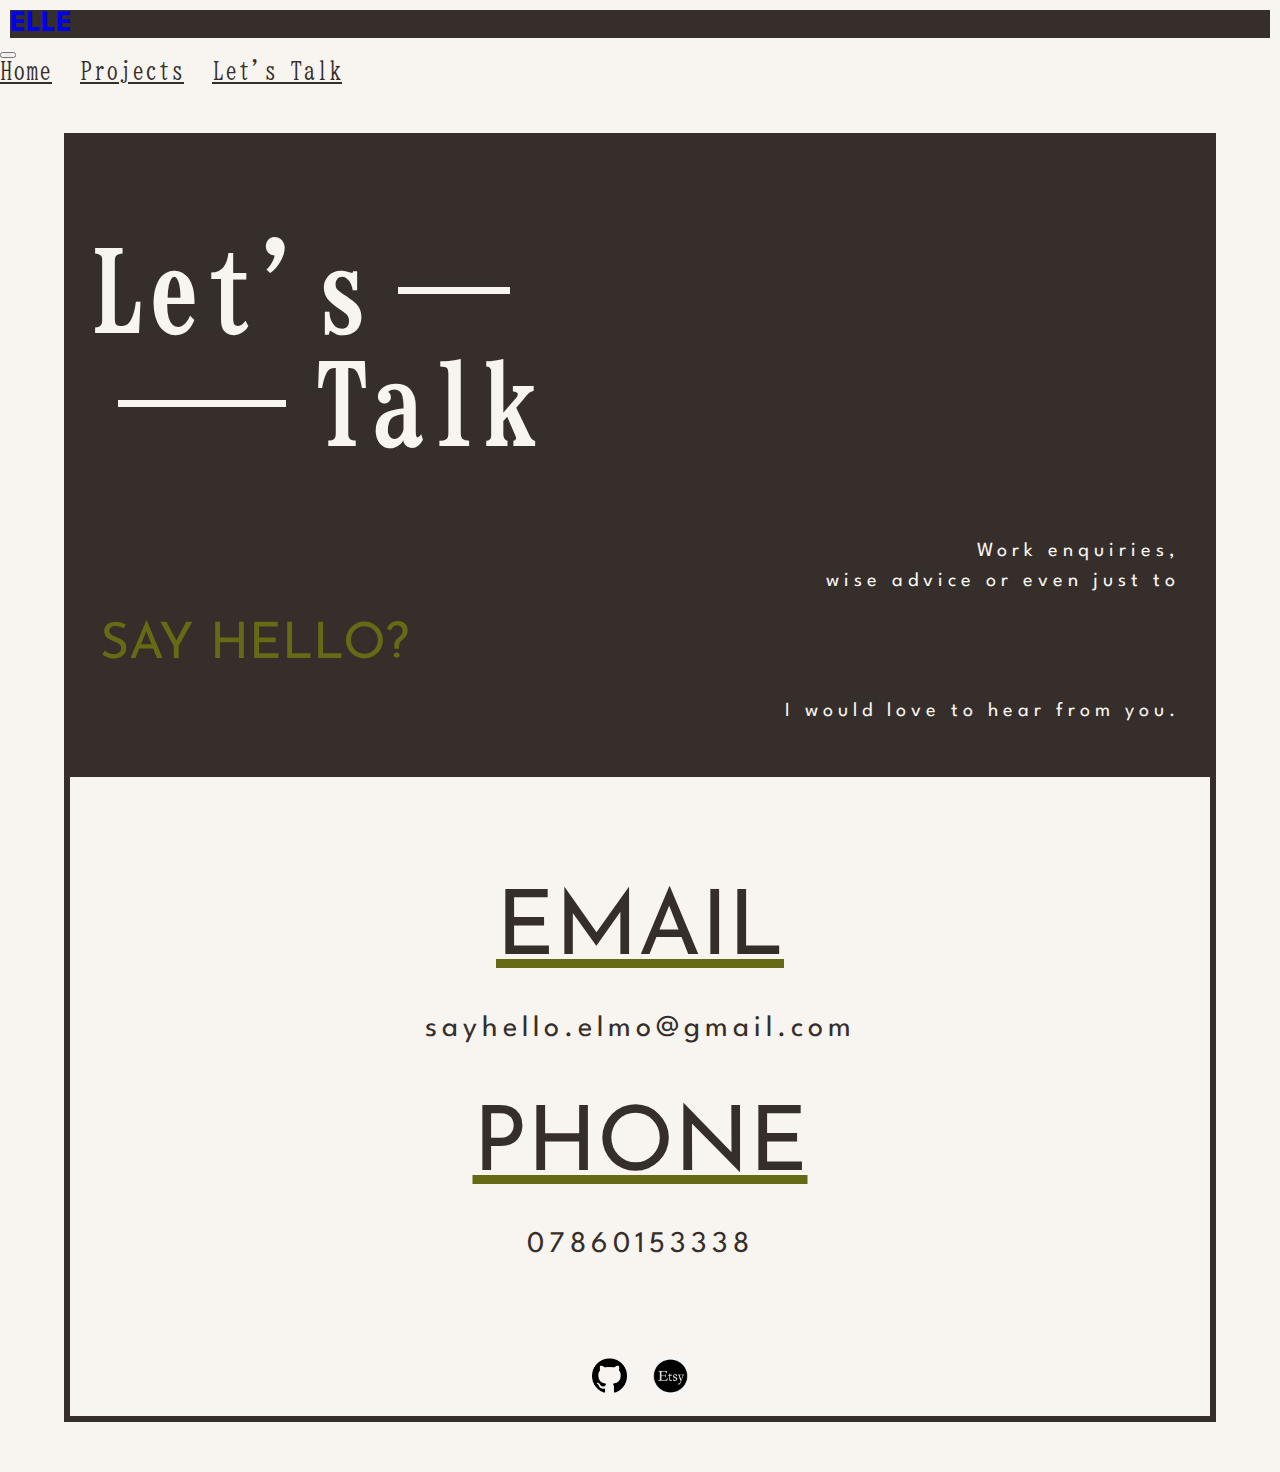
<file: contact.html>
<!DOCTYPE html>
<html lang="en">
  <head>
    <meta charset="UTF-8" />
    <meta http-equiv="X-UA-Compatible" content="IE=edge" />
    <meta name="viewport" content="width=device-width, initial-scale=1.0" />
    <meta
      name="Let's Talk! Work enquiries, Wise advise or even just to say hello? Contact me. '"
      content="Learn about who I am, my current work, and everything in between"
    />
    <link
      href="https://fonts.googleapis.com/css2?family=League+Spartan&display=swap"
      rel="stylesheet"
    />
    <link
      href="https://fonts.googleapis.com/css2?family=BIZ+UDMincho&display=swap"
      rel="stylesheet"
    />
    <link
      href="https://fonts.googleapis.com/css2?family=Josefin+Sans:wght@700&display=swap"
      rel="stylesheet"
    />
    <link
      href="https://cdn.jsdelivr.net/npm/bootstrap@5.2.2/dist/css/bootstrap.min.css"
      rel="stylesheet"
      integrity="sha384-Zenh87qX5JnK2Jl0vWa8Ck2rdkQ2Bzep5IDxbcnCeuOxjzrPF/et3URy9Bv1WTRi"
      crossorigin="anonymous"
    />
    <title>Contact Me</title>
    <link rel="stylesheet" href="css/style.css" />
  </head>
  <body>
    <nav class="navbar navbar-expand-lg">
      <div class="container-fluid">
        <div class="navbar-brand">
          <a class="text-white p-2 brand" href="index.html" title="Take Me Home"
            >Elle</a
          >
        </div>
        <button
          class="navbar-toggler"
          type="button"
          data-bs-toggle="collapse"
          data-bs-target="#navbarNavAltMarkup"
          aria-controls="navbarNavAltMarkup"
          aria-expanded="false"
          aria-label="Toggle navigation"
        >
          <span class="navbar-toggler-icon border-dark"></span>
        </button>
        <div class="collapse navbar-collapse" id="navbarNavAltMarkup">
          <div class="navbar-nav text-center">
            <a class="nav-link" aria-current="page" href="index.html">Home</a>
            <a class="nav-link" href="projects.html">Projects</a>
            <a class="nav-link" href="contact.html">Let's Talk</a>
          </div>
        </div>
      </div>
    </nav>
    <div class="contact-page-background">
      <div class="container contact-page">
        <div class="lets-talk">
          <h1>
            <div>Let's<span class="line">——</span></div>
            <div><span class="line">———</span>Talk</div>
          </h1>
          <div class="contact-text text-end">
            <p>Work enquiries, <br />wise advice or even just to</p>
            <div class="say-hello">Say Hello?</div>
            <p class="hear-from">I would love to hear from you.</p>
          </div>
        </div>

        <section class="contact-details">
          <div class="contact-head email">Email</div>
          <div class="contact">
            <p>
              <a href="mailto:sayhello.elmo@gmail.com"
                >sayhello.elmo@gmail.com</a
              >
            </p>
          </div>
          <div class="contact-head phone">Phone</div>
          <div class="contact"><p>07860153338</p></div>
          <div class="logos">
            <a href="https://github.com/EllmoGriff" target="_blank">
              <img src="images/github.png" alt="Github logo" id="logo"
            /></a>
            <a href="https://www.etsy.com/uk/shop/ellyea/" target="_blank">
              <img src="images/etsy.png" alt="Etsy logo" id="logo"
            /></a>
          </div>
        </section>
      </div>
    </div>
    <script
      src="https://cdn.jsdelivr.net/npm/bootstrap@5.2.2/dist/js/bootstrap.min.js"
      integrity="sha384-IDwe1+LCz02ROU9k972gdyvl+AESN10+x7tBKgc9I5HFtuNz0wWnPclzo6p9vxnk"
      crossorigin="anonymous"
    ></script>
  </body>
</html>
</file>
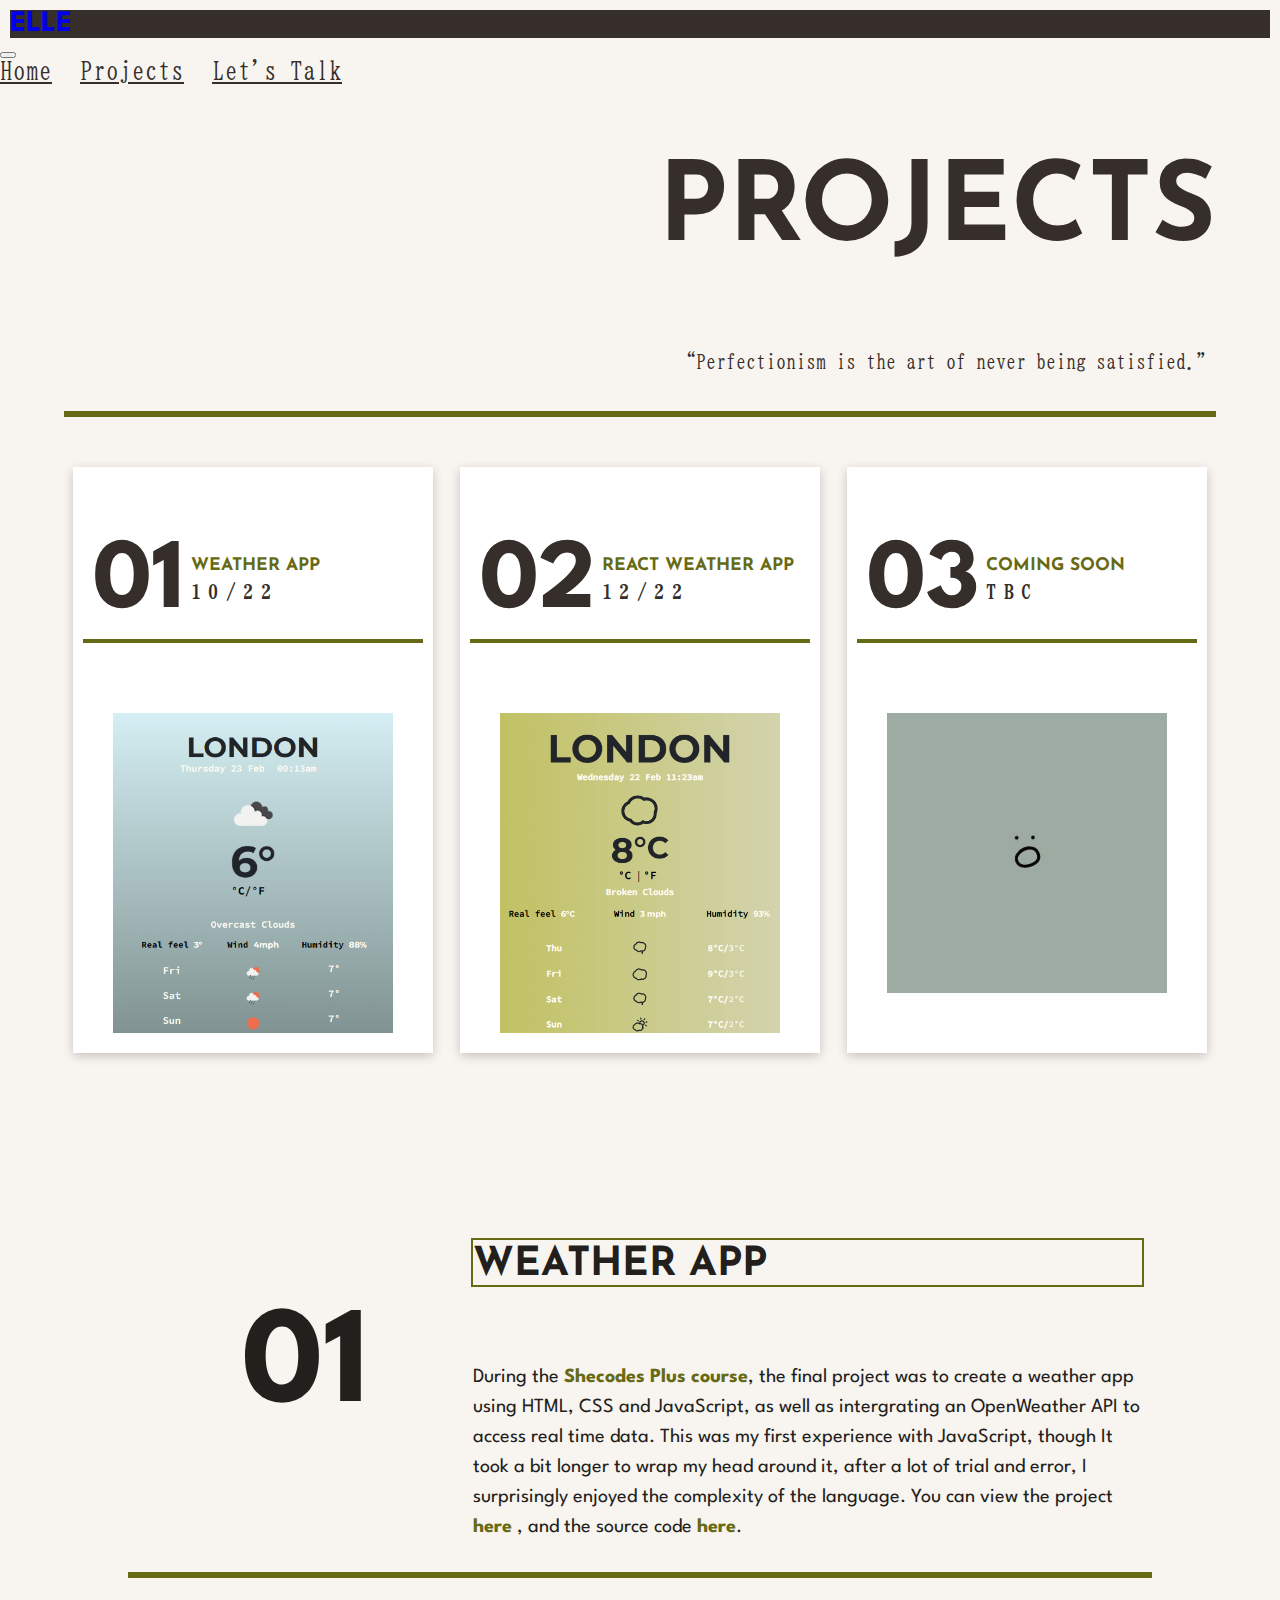
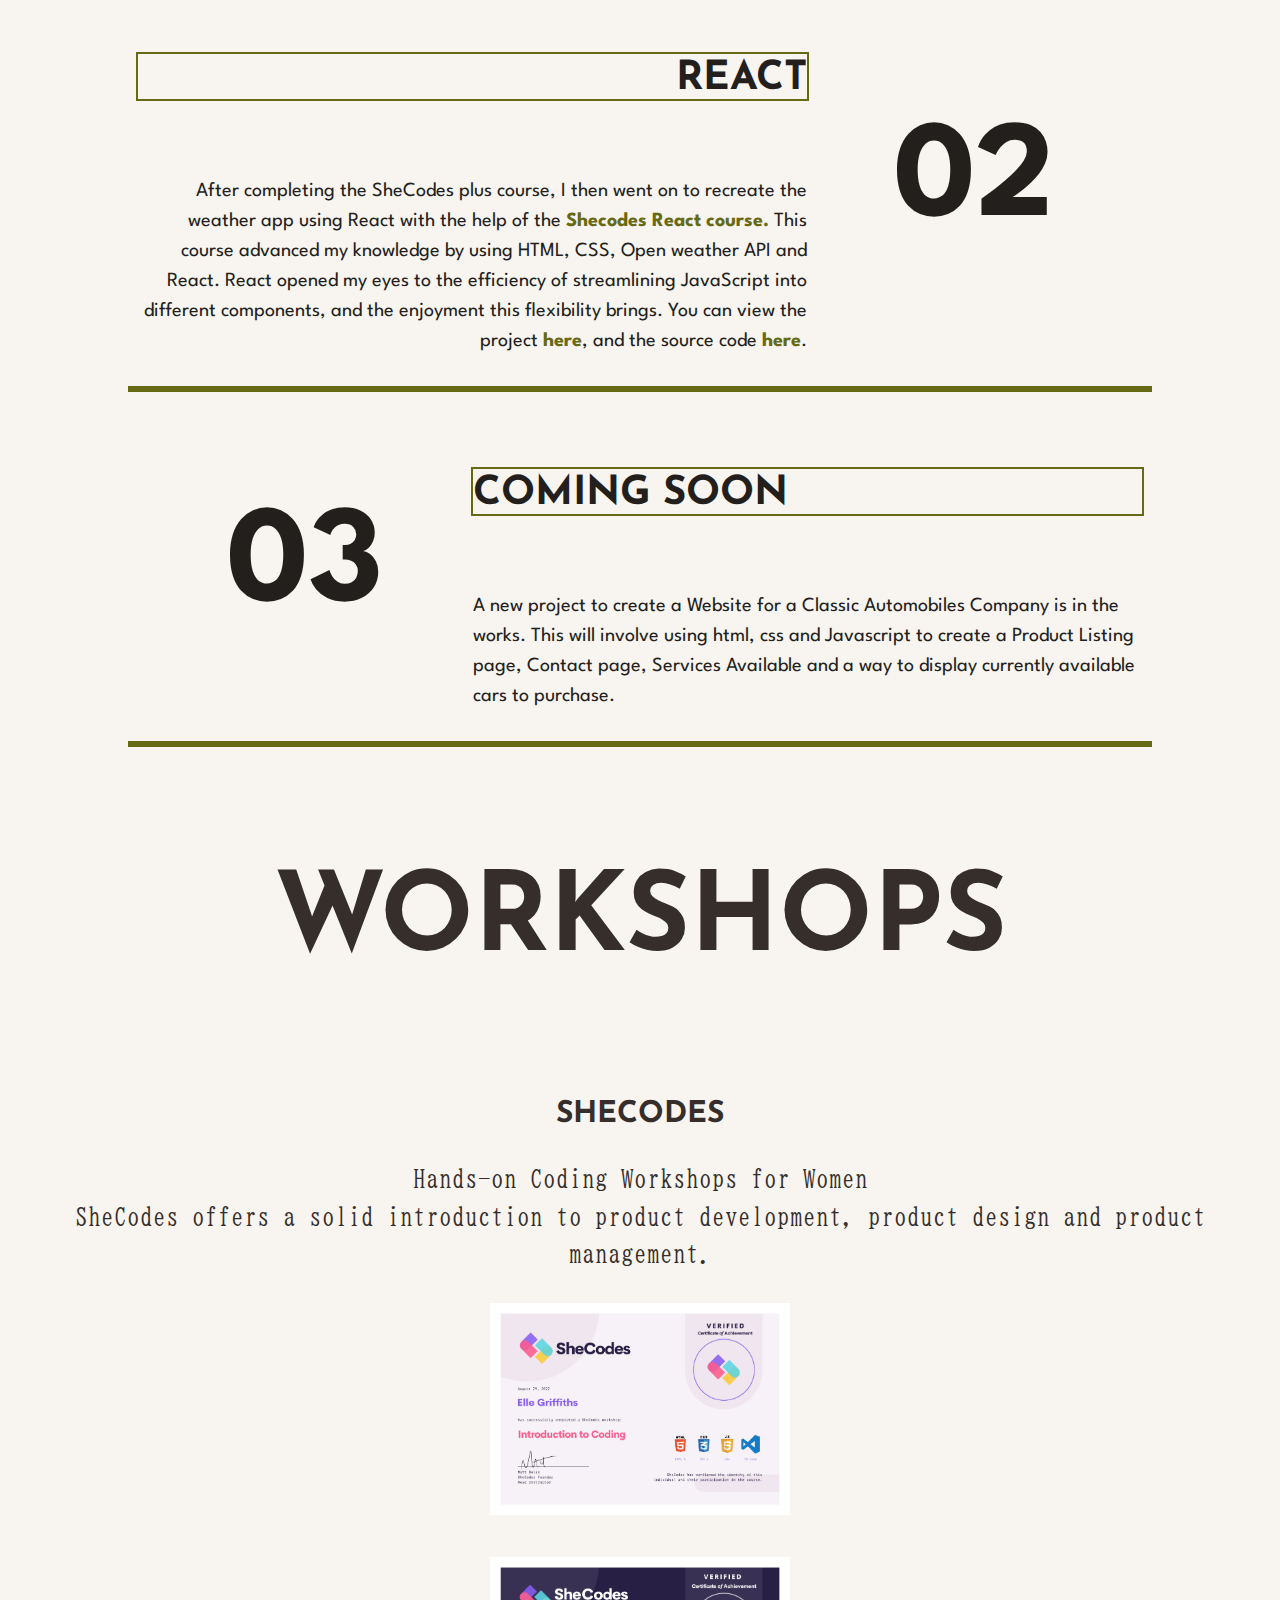
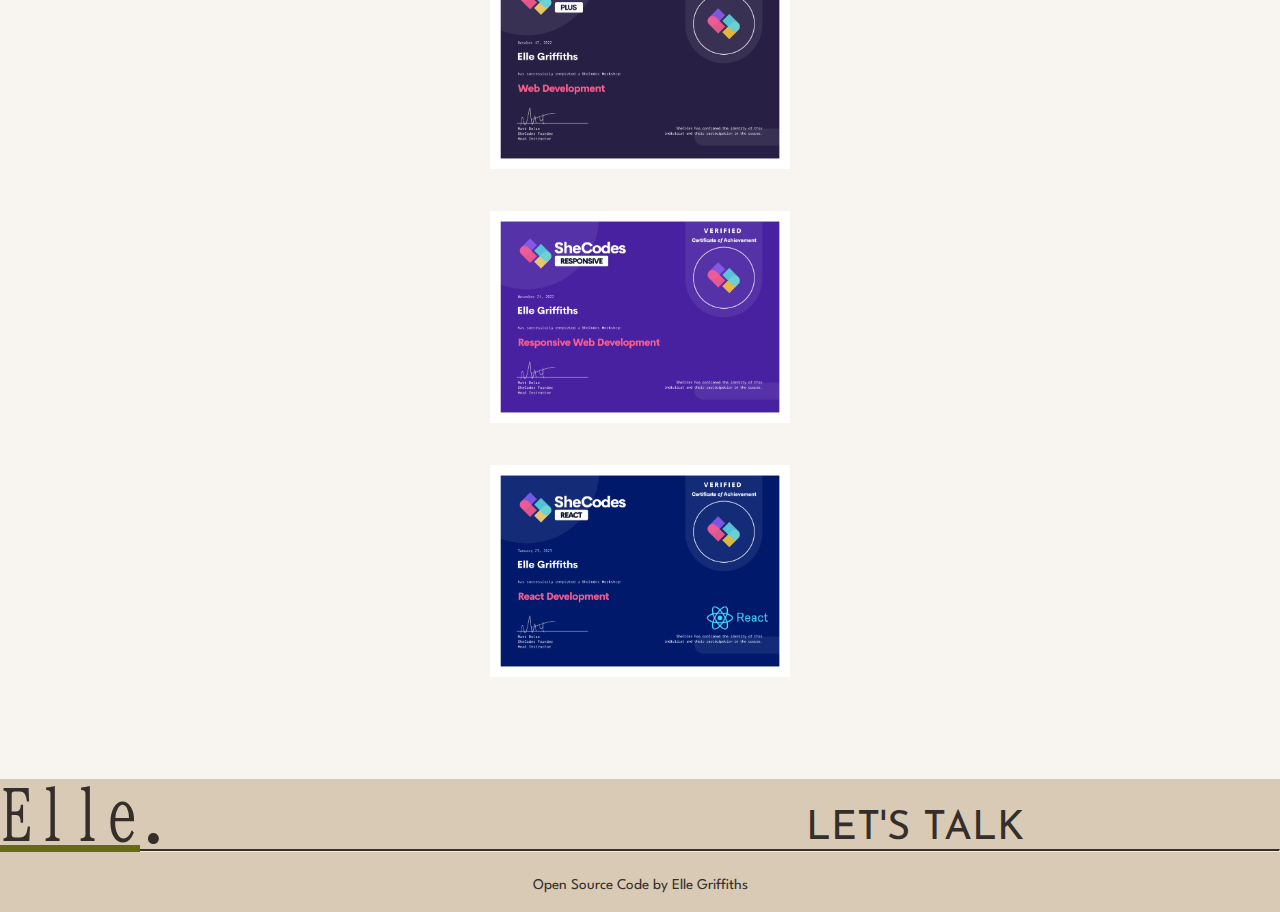
<file: projects.html>
<!DOCTYPE html>
<html lang="en">

<head>
  <meta charset="UTF-8" />
  <meta http-equiv="X-UA-Compatible" content="IE=edge" />
  <meta name="Take a look at my current projects, more to come soon.'"
    content="Learn about who I am, my current work, and everything in between " />
  <meta name="viewport" content="width=device-width, initial-scale=1.0" />
  <link href="https://fonts.googleapis.com/css2?family=League+Spartan&display=swap" rel="stylesheet" />

  <link href="https://fonts.googleapis.com/css2?family=Josefin+Sans:wght@700&display=swap" rel="stylesheet" />
  <link href="https://fonts.googleapis.com/css2?family=BIZ+UDMincho&display=swap" rel="stylesheet" />
  <link href="https://cdn.jsdelivr.net/npm/bootstrap@5.2.2/dist/css/bootstrap.min.css" rel="stylesheet"
    integrity="sha384-Zenh87qX5JnK2Jl0vWa8Ck2rdkQ2Bzep5IDxbcnCeuOxjzrPF/et3URy9Bv1WTRi" crossorigin="anonymous" />
  <title>About me</title>
  <link rel="stylesheet" href="css/style.css" />
</head>

<body>
  <div class="project-page">
    <nav class="navbar navbar-expand-lg">
      <div class="container-fluid">
        <div class="navbar-brand">
          <a class="text-white p-2 brand" href="index.html" title="Take Me Home">Elle</a>
        </div>
        <button class="navbar-toggler" type="button" data-bs-toggle="collapse" data-bs-target="#navbarNavAltMarkup"
          aria-controls="navbarNavAltMarkup" aria-expanded="false" aria-label="Toggle navigation">
          <span class="navbar-toggler-icon border-dark"></span>
        </button>
        <div class="collapse navbar-collapse" id="navbarNavAltMarkup">
          <div class="navbar-nav text-center">
            <a class="nav-link" aria-current="page" href="index.html">Home</a>
            <a class="nav-link" href="projects.html">Projects</a>
            <a class="nav-link" href="contact.html">Let's Talk</a>
          </div>
        </div>
      </div>
    </nav>
    <div class="project-header">
      <h1>Projects</h1>
      <div>
        <p>“Perfectionism is the art of never being satisfied.”</p>
      </div>
    </div>

    <div class="project-img-grid">
      <div class="col col-img">
        <span class="img-desc">
          <h2>
            <a href="#project-one" id="img-one">01</a>
            <span class="img_title">Weather App <br />
              <span class="project-date">10/22</span></span>
          </h2>
        </span>
        <img src="images/weather-app2.png" class="img-flud" id="project-img"
          alt="Image of a Weather app I created using HTML, CSS and JavaScript" />
      </div>
      <div class="col col-img">
        <div class="img-desc">
          <h2>
            <a href="#project-two" id="img-one">02</a>
            <span class="img_title">React Weather App <br />
              <span class="project-date">12/22</span></span>
          </h2>
        </div>
        <img src="images/weather-app-react.PNG" class="img-fluid" id="project-img" alt="Image coming soon" />
      </div>
      <div class="col col-img">
        <div class="img-desc">
          <h2>
            <a href="#project-three" id="img-one">03</a>
            <span class="img_title">Coming Soon <br />
              <span class="project-date">TBC</span></span>
          </h2>
        </div>
        <img src="images/fill-image.jpg" class="img-fluid" id="project-img" alt="image coming soon" />
      </div>
    </div>

    <div class="project-desc">
      <div class="project-grid">
        <h4 id="project-one">01</h4>
        <div class="grid-col-span-2">
          <h5>Weather App</h5>
          <p>
            During the
            <a href="https://www.shecodes.io/plus#projects" target="_blank" id="shecodes-course"><b>Shecodes Plus
                course</b></a>, the final project was to create a weather app using HTML, CSS
            and JavaScript, as well as intergrating an OpenWeather API to
            access real time data. This was my first experience with
            JavaScript, though It took a bit longer to wrap my head around it,
            after a lot of trial and error, I surprisingly enjoyed the
            complexity of the language. You can view the project
            <a href="https://meek-bombolone-23be9a.netlify.app/" target="_blank" id="here"
              title="Link to my weather app project"><b>here</b></a>
            , and the source code
            <a href="https://github.com/EllmoGriff/Weather-app" target="_blank" id="here"
              title="link to my Github to see the source code for my weather app."><b>here</b></a>.
          </p>
        </div>
      </div>
      <div class="project-grid">
        <div class="grid-col-span-2 project-desc-two">
          <h5 id="project-two">React</h5>
          <p>
            After completing the SheCodes plus course, I then went on to
            recreate the weather app using React with the help of the
            <a href="https://www.shecodes.io/react" target="_blank" id="shecodes-course"><b>Shecodes React
                course.</b></a>
            This course advanced my knowledge by using HTML, CSS, Open weather
            API and React. React opened my eyes to the efficiency of
            streamlining JavaScript into different components, and the
            enjoyment this flexibility brings. You can view the project
            <a href="https://relaxed-boba-8ac76c.netlify.app/" target="_blank" id="here"
              title="Link to my weather app project"><b>here</b></a>, and the source code
            <a href="https://github.com/EllmoGriff/react-weather-app.git" target="_blank" id="here"
              title="link to my Github to see the source code for my weather app."><b>here</b></a>.
          </p>
        </div>
        <h4 class="project-num-2">02</h4>
      </div>
      <div class="project-grid">
        <h4 id="project-three">03</h4>
        <div class="grid-col-span-2">
          <h5>Coming Soon</h5>
          <p>
            A new project to create a Website for a Classic Automobiles Company is in the works. This will involve using html, css and Javascript to create a Product Listing page, Contact page, Services Available and a way to display currently available cars to purchase.  
          </p>
        </div>
      </div>
    </div>
  </div>

  <div class=" container courses">
    <div class="workshop-title">
      <h2>workshops</h2>
      <h3>SheCodes</h3>
      <p>
        Hands-on Coding Workshops for Women <br />
        SheCodes offers a solid introduction to product development, product
        design and product management.
      </p>
    </div>

    <div class="certificates-project-grid">
      <div class="col">
        <a href="https://www.shecodes.io/workshop" target="_blank">
          <img src="images/intro-to-code.png" class="certificate"
            alt="Certificate for completing Shecodes Intro to coding course." /></a>
      </div>
      <div class="col">
        <a href="https://www.shecodes.io/plus" target="_blank">
          <img src="images/web-dev.png" class="certificate" alt="Certificate for completing Shecodes Plus course." />
        </a>
      </div>
      <div class="col">
        <a href="https://www.shecodes.io/responsive" target="_blank">
          <img src="images/responsive-webdev.png" class="certificate"
            alt="Certificate for completing Shecodes responsive web development course." />
        </a>
      </div>
      <div class="col">
        <a href="https://www.shecodes.io/react" target="_blank">
          <img src="images/React.png" class="certificate" alt="Certificate for completing Shecodes react course." />
        </a>
      </div>
    </div>
  </div>
  <footer>
    <div class="container base">
      <div class="footer-elle">
        <span class="elle-footer">Elle</span>
        <span class="dot-footer">.</span>
      </div>
      <div class="footer-lets-talk">
        <span class="talk-footer"><a href="contact.html">Let's Talk</a>
        </span>
      </div>
    </div>
    <hr />
    <div class="source-code">
      <p class="git-link">
        Open
        <a href="https://github.com/EllmoGriff/Portfolio.git" target="_blank"
          title="Soure code available on my Github">Source Code</a>
        by Elle Griffiths
      </p>
    </div>
  </footer>

  <script src="https://cdn.jsdelivr.net/npm/bootstrap@5.2.2/dist/js/bootstrap.min.js"
    integrity="sha384-IDwe1+LCz02ROU9k972gdyvl+AESN10+x7tBKgc9I5HFtuNz0wWnPclzo6p9vxnk"
    crossorigin="anonymous"></script>
</body>

</html>
</file>
<file: css/style.css>
:root {
  --ff-primary: "League Spartan", sans-serif;
  --ff-bold-primary: "Josefin Sans", sans-serif;

  --ff-serif: "BIZ UDMincho", serif;

  --clr-neutral-100: #f8f4f0;
  --clr-neutral-200: #d9cab6;
  --clr-primary-400: #676a14;
  --clr-neutral-900: #352e2a;

  --shadow: 0 3px 10px rgb(0 0 0 / 0.2);
}

*,
::before,
::after {
  box-sizing: border-box;
}

html {
  scroll-behavior: smooth;
  font-size: 62.5%;
}

body {
  background-color: var(--clr-neutral-100);
  margin: auto;
  max-width: 100%;
  font-family: var(--ff-primary);
  color: var(--clr-neutral-900);
}

.navbar-brand {
  padding: 1rem;
}

.navbar-brand a {
  display: block;
  background-color: var(--clr-neutral-900);
  font-size: clamp(2rem, 1rem + 6vw, 3rem);
  text-decoration: none;
  text-transform: uppercase;
  font-weight: 700;
}

.navbar-brand a:hover {
  background-color: var(--clr-primary-400);
  transition: ease-in-out 150ms;
}

.navbar-nav a {
  font-size: 2.5rem;
  margin-right: 1em;
  color: var(--clr-neutral-900);
  font-family: var(--ff-serif);
}

.navbar a:hover {
  color: var(--clr-neutral-200);
}

.hero {
  margin-top: 12em;
}

.about {
  max-width: 90%;
  margin-bottom: 2em;
}

.project-page {
  background-color: var(--clr-neutral-100);
  height: 100%;
  margin: 0 auto;
  padding: 0;
}

p {
  font-size: 2rem;
  text-align: start;
  line-height: 1.5;
}

h1 {
  font-family: var(--ff-serif);
}

h2 {
  font-family: var(--ff-bold-primary);
}

h3 {
  padding: 3rem 0 3rem 0;
  margin: auto;
  font-size: 3.5rem;
  font-family: var(--ff-serif);
  position: relative;
  right: 2em;
}

h4 {
  text-align: center;
  font-size: clamp(8rem, 1rem + 10vw, 20rem);
  font-family: var(--ff-primary);
  margin: auto;
}

h5 {
  font-size: 4rem;
  font-family: var(--ff-bold-primary);
  outline: 2px solid var(--clr-primary-400);
  text-transform: uppercase;
  padding: 0.5rem 0 0 0;
}

/* Home page */

.hero-three-grid {
  max-width: 90%;
  margin-left: 14em;
  padding-bottom: 2em;
  display: grid;
}

a.hey,
a.hello,
a.hi {
  text-decoration: none;
  color: var(--clr-neutral-900);
}

a.hey:hover,
a.hi:hover,
a.hello:hover {
  color: var(--clr-neutral-200);
  transition: ease-in-out 250ms;
}

.hey-hi-hello h1 {
  font-size: clamp(3rem, 1rem + 6vw, 10rem);
  padding-bottom: 0.25em;
}

.nice-to-meet-you h2,
.about-header h2 {
  font-size: clamp(2rem, 1rem + 6vw, 12rem);
  text-align: center;
  text-transform: uppercase;
}

.home-text p {
  letter-spacing: 1.5px;
  margin-bottom: 4em;
  padding-top: 2rem;
}

.im {
  font-size: clamp(0.2rem, 1rem + 10vw, 4rem);
  font-family: var(--ff-bold-primary);
}

.elle {
  font-size: clamp(6rem, 1rem + 10vw, 25rem);
  font-family: var(--ff-serif);
  text-decoration: underline;
  text-decoration-color: var(--clr-primary-400);
  position: relative;
  bottom: 0.4em;
}

.dot {
  font-size: clamp(3rem, 1rem + 10vw, 25rem);
  font-family: var(--ff-serif);
  position: relative;
  bottom: 0.4em;
}

.portfolio-banner {
  display: flex;
  gap: 0.5em;
  background-color: var(--clr-neutral-900);
  max-height: 5vh;
  text-transform: uppercase;
  max-width: 100%;
  color: var(--clr-neutral-100);
  overflow: hidden;
}

.portfolio-banner p {
  margin: auto;
  margin-right: 0.5em;
  position: relative;
  right: 1em;
  font-size: 5rem;
  overflow: visible;
  letter-spacing: 2px;
}

/* About page */

.about-header {
  padding-top: 10em;
}

#go-to-about {
  padding: 3em;
  border: 1px solid transparent;
}

.about-grid {
  max-width: 90%;
  display: grid;
  margin: 2em auto;
}

#img-of-me {
  max-width: clamp(19rem, 1rem + 14vw, 30rem);
  border-radius: 500px 500px 0px 0px;
  display: block;
  margin: 2em auto;
  box-shadow: 10px 7px var(--clr-primary-400);
  margin-bottom: 4em;
}

.about-text p {
  position: relative;
  right: 6em;
  border: var(--clr-primary-400) solid 6px;
  padding: 1em;
  letter-spacing: 1.5px;
}

.elle-underline {
  text-decoration: underline;
  text-decoration-color: var(--clr-primary-400);
}

.deets {
  margin: auto;
  align-items: center;
  flex-direction: column;
  display: flex;
  gap: 0.6em;
  flex-wrap: wrap;
}

.deets p {
  text-transform: uppercase;
  max-width: 30rem;
  padding: 10px;
  background-color: var(--clr-neutral-900);
  font-size: 20px;
  color: var(--clr-neutral-100);
  box-shadow: var(--shadow);
  text-align: center;
}

/* Project page */

.project-header {
  display: flex;
  flex-direction: column;
  align-items: flex-end;
  margin-right: 5%;
}

.project-header p {
  font-family: var(--ff-serif);
  font-size: 2.5rem;
  position: relative;
  bottom: 1.5rem;
}

.project-header h1 {
  font-family: var(--ff-bold-primary);
  text-transform: uppercase;
  font-size: clamp(5.5rem, 1rem + 10vw, 11rem);
}

.project-img-grid {
  display: grid;
  max-width: 80%;
  margin: auto;
  gap: 2em;
  border-top: 6px solid var(--clr-primary-400);
}

.col-img {
  width: 36rem;
  margin: 3rem auto;
  z-index: 10;
  padding: 1rem;
  background-color: white;
  box-shadow: var(--shadow);
}

#project-img {
  margin: auto;
  display: block;
  width: 300px;
  max-height: 350px;
  object-fit: cover;
  padding: 2em 1em 1em 1em;
}

.img-desc h2 {
  display: flex;
  align-items: center;
  padding: 1rem;
  border-bottom: 4px solid var(--clr-primary-400);
  font-size: clamp(2rem, 1rem + 8vw, 6rem);
  font-family: var(--ff-primary);
  border-bottom: 4px solid var(--clr-primary-400);
}

.img_title {
  font-family: var(--ff-bold-primary);
  color: var(--clr-primary-400);
  text-transform: uppercase;
  padding-left: 0.6rem;
  font-size: clamp(2rem, 1rem + 8vw, 2.5rem);
}

.project-date {
  color: var(--clr-neutral-900);
  font-family: var(--ff-serif);
  font-size: 3rem;
  font-weight: 600;
  line-height: 3.5rem;
  letter-spacing: 0.75rem;
}

h2 a {
  font-size: 12rem;
  color: var(--clr-neutral-900);
  text-decoration: none;
}

h2 a:hover {
  color: var(--clr-neutral-200);
}

/* project descriptions  */

.project-grid {
  max-width: 80%;
  margin: auto;
  display: grid;
  border-bottom: solid var(--clr-primary-400) 6px;
  color: #231f1c;
  padding: 4em;
}

.grid-col-span-2 {
  grid-column: span 2;
  margin: auto;
}

.grid-col-span-2 p {
  padding-top: 1rem;
}

.project-desc {
  margin: 6em 0 12em 0;
}

.project-desc a {
  text-decoration: none;
  color: var(--clr-neutral-900);
}

.project-desc-two p,
.project-desc-two h5 {
  text-align: end;
}

#shecodes-course,
#here {
  color: var(--clr-primary-400);
}

/*workshops page*/
.certificates-project-grid {
  display: grid;
  margin: auto;
  justify-content: center;
  gap: 4rem;
  max-width: 90%;
}

.certificate {
  margin: auto;
  max-width: 30rem;
}

.workshop-title {
  display: block;
  margin: auto;
  text-align: center;
}

.courses h2 {
  text-transform: uppercase;
  font-size: clamp(5rem, 1rem + 10vw, 11rem);
}

.courses h3 {
  font-family: var(--ff-bold-primary);
  text-transform: uppercase;
  position: inherit;
}

.courses p {
  margin: 0rem 0rem 3rem 0rem;
  font-family: var(--ff-serif);
  text-align: center;
  font-size: 2.5rem;
}

/* Contact page */

.contact-page-background .container {
  background: linear-gradient(to right,
      #352e2a 0%,
      #352e2a 50%,
      #f8f4f0 50%,
      #f8f4f0 100%);
  border: 6px var(--clr-neutral-900) solid;
}

.contact-page {
  margin: 5em auto;
  max-width: 80%;
  display: grid;
  justify-content: center;
  align-items: center;
  grid-template-columns: repeat(auto-fill, 1fr);
}

.lets-talk {
  padding: 2rem;
}

.lets-talk h1 {
  color: var(--clr-neutral-100);
  font-size: clamp(6rem, 1rem + 8vw, 15rem);
}

.line {
  margin: 0 0.25em 0 0.25em;
}

.contact-text {
  margin: 3em 1em 1em 1em;
  color: var(--clr-neutral-100);
  font-family: var(--ff-primary);
  font-size: 4rem;
  line-height: 1.5em;
}

.contact-text p {
  text-align: end;
  letter-spacing: 0.5rem;
}

.say-hello {
  font-family: var(--ff-bold-primary);
  color: var(--clr-primary-400);
  text-transform: uppercase;
  font-size: 6rem;
}

.contact-details {
  margin: auto;
  padding-bottom: 2rem;
}

.contact-head {
  font-family: var(--ff-bold-primary);
  text-transform: uppercase;
  text-decoration: underline;
  text-decoration-color: var(--clr-primary-400);
  font-size: clamp(5rem, 1rem + 10vw, 9rem);
}

.email {
  margin-top: 12rem;
}

.contact a {
  text-decoration: none;
  color: var(--clr-neutral-900);
}

.phone {
  margin-top: 5rem;
}

.contact p {
  font-size: 3rem;
  margin-left: 0.2em;
  letter-spacing: 0.5rem;
}

/* footer  */

footer {
  margin-top: 10em;
  background-color: var(--clr-neutral-200);
}

.base {
  display: grid;
  grid-template-columns: repeat(2, 2fr);
  max-width: 80%;
}

hr {
  border-top: 2px solid var(--clr-neutral-900);
  margin: auto;
}

.elle-footer {
  font-size: clamp(3rem, 1rem + 6vw, 7rem);
  font-family: var(--ff-serif);
  text-decoration: underline;
  text-decoration-color: var(--clr-primary-400);
}

.dot-footer {
  font-size: clamp(3rem, 1rem + 6vw, 7rem);
  font-family: var(--ff-serif);
}

#logo {
  max-width: 3.5rem;
}

.logos {
  margin: auto;
  max-width: 15rem;
  display: flex;
  justify-content: space-evenly;
  padding-top: 6rem;
}

.footer-lets-talk {
  font-family: var(--ff-bold-primary);
  text-transform: uppercase;
  margin-top: auto;
  margin-left: auto;
}

.talk-footer a {
  text-decoration: none;
  color: var(--clr-neutral-900);
  font-size: 4rem;
}

.talk-footer a:hover {
  color: var(--clr-neutral-900);
}

.source-code {
  display: flex;
  justify-content: center;
}

.source-code p {
  padding-top: 0.5em;
  font-size: 1.5rem;
}

.git-link p {
  margin: auto;
  font-size: 1rem;
}

.git-link a {
  color: var(--clr-neutral-900);
  text-decoration: none;
}

/* end of main code */

@media (min-width: 56em) {
  .project-img-grid {
    grid-template-columns: repeat(3, 1fr);
  }
}

@media (min-width: 70em) {
  .project-grid {
    grid-template-columns: repeat(3, 1fr);
  }

  .contact-page {
    grid-template-columns: repeat(auto-fill, minmax(50%, 1fr));
  }

  .hero-three-grid {
    grid-template-columns: repeat(2, 1fr);
  }
}

@media (min-width: 85em) {
  .certificates-project-grid {
    grid-template-columns: repeat(4, 1fr);
  }
}

@media (min-width: 90em) {
  .about-grid {
    grid-template-columns: repeat(2, 1fr);
  }
}

@media (max-width: 90em) {
  .contact-page-background .container {
    background: linear-gradient(to bottom,
        #352e2a 0%,
        #352e2a 50%,
        #f8f4f0 50%,
        #f8f4f0 100%);
  }

  .say-hello {
    font-size: 5rem;
  }

  .about-text p {
    margin: auto;
    padding: 0.5em;
    position: relative;
    left: 0em;
  }

  .deets {
    flex-direction: row;
    justify-content: center;
  }

  .deets p {
    font-size: 1.5rem;
  }

  h3 {
    text-align: center;
    position: relative;
    left: 0;

    font-size: 3rem;
  }

  .lets-talk h1 {
    text-align: start;
  }

  .contact-page {
    grid-template-columns: 1fr;
    max-width: 90%;
  }

  .contact-details {
    margin: 0 auto;
    text-align: center;
  }

  .hey-hi-hello {
    padding-left: 5em;
  }

  #project-img {
    max-width: 30rem;
  }

  .project-date {
    font-size: 1.5rem;
  }

  .project-grid {
    padding: 1em;
  }

  .margin {
    margin: 0;
  }

  .project-date {
    font-size: 2rem;
  }

  .project-img-grid {
    padding: 2rem 0 2rem 0;
    gap: 1rem;
    max-width: 90%;
  }

  .project-num-2 {
    grid-row: 1;
    grid-column: 3;
    text-align: end;
  }

  .contact-text {
    margin: 3rem 1rem 2rem 1rem;
  }

  .contact p {
    margin-left: 0;
    text-align: center;
  }

  h2 a {
    font-size: 10rem;
  }

  .project-header p {
    text-align: center;
    font-size: 2rem;
  }

  .img_title {
    font-size: 1.75rem;
  }

}

@media (max-width: 70em) {
  h1 {
    text-align: center;
  }

  .footer-lets-talk {
    font-size: 3rem;
  }

  .im-elle {
    margin-top: 4em;
    display: flex;
    justify-content: center;
  }

  #project-img {
    max-width: 26em;
  }

  .project-img-grid {
    max-width: 95%;
  }

  .img-desc h2 {
    padding: 0.5rem;
  }

  .col-img {
    max-width: 28rem;
  }

  .project-date {
    font-size: 1.5rem;
    line-height: 1.5rem;
  }

  .project-num-2 {
    grid-row: 1;
    grid-column: 2;
    text-align: end;
  }

  p {
    font-size: 1.9rem;
  }

  .hey-hi-hello {
    padding-left: 0em;
  }

  .portfolio-banner p {
    font-size: 3rem;
    max-height: 3.2vh;
  }

  .home-text p {
    padding: 0;
    text-align: center;
    margin: 0;
  }

  .elle {
    margin-left: 0.2em;
  }

  .hero {
    margin-top: 3em;
  }

  .about-header {
    padding-top: 3em;
  }

  .hero-three-grid {
    margin: auto;
  }

  .contact-text {
    margin: 4rem 0 1rem 0;
  }
}

@media (max-width: 35em) {
  .say-hello {
    font-size: 3.75rem;
  }

  .navbar-nav a {
    font-size: 1.5rem;
  }

  .navbar-brand a {
    font-size: 2rem;
  }

  h1 {
    text-align: center;
  }

  .im-elle {
    margin-top: 2em;
  }

  p {
    font-size: 1.5rem;
  }

  .im {
    font-size: 2em;
  }

  .about-header {
    padding-top: 8em;
  }

  .hero {
    margin-top: 1.25em;
    height: 40vh;
  }

  .portfolio-banner p {
    font-size: 2rem;
    max-height: 3vh;
  }

  .im-elle {
    margin-top: 4em;
    display: flex;
  }

  .deets p {
    font-size: 1.5rem;
  }

  .talk-footer a {
    font-size: 2rem;
  }

  .contact p {
    font-size: 1.75rem;
  }

  .lets-talk h1 {
    font-size: 5rem;
  }

  .lets-talk {
    padding: 0.5rem;
  }
}

@media (max-width: 20em) {
  .about-header {
    padding-top: 10em;
  }

  #go-to-about {
    margin-bottom: 5em;
  }

  .contact-text .hear-from {
    padding-bottom: 10rem;
  }

  .email {
    margin-top: 0;
  }
}
</file>
